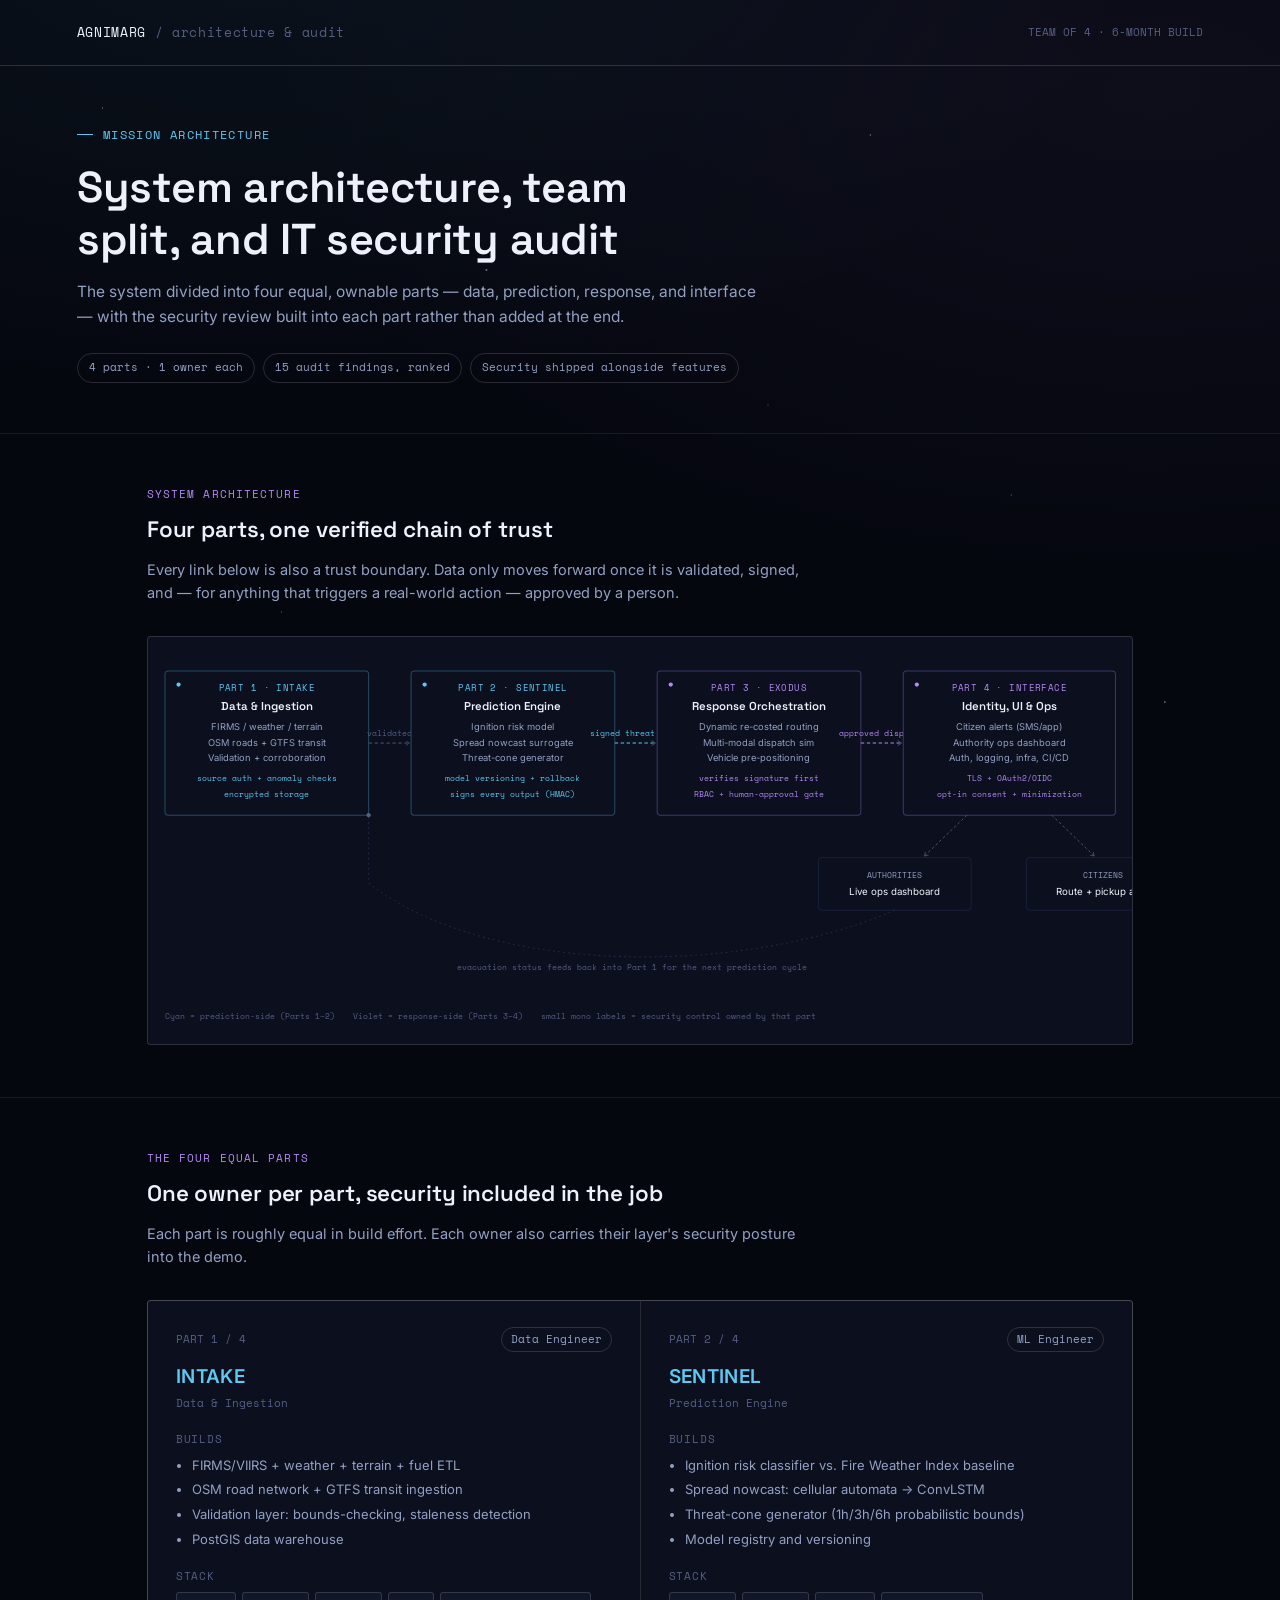
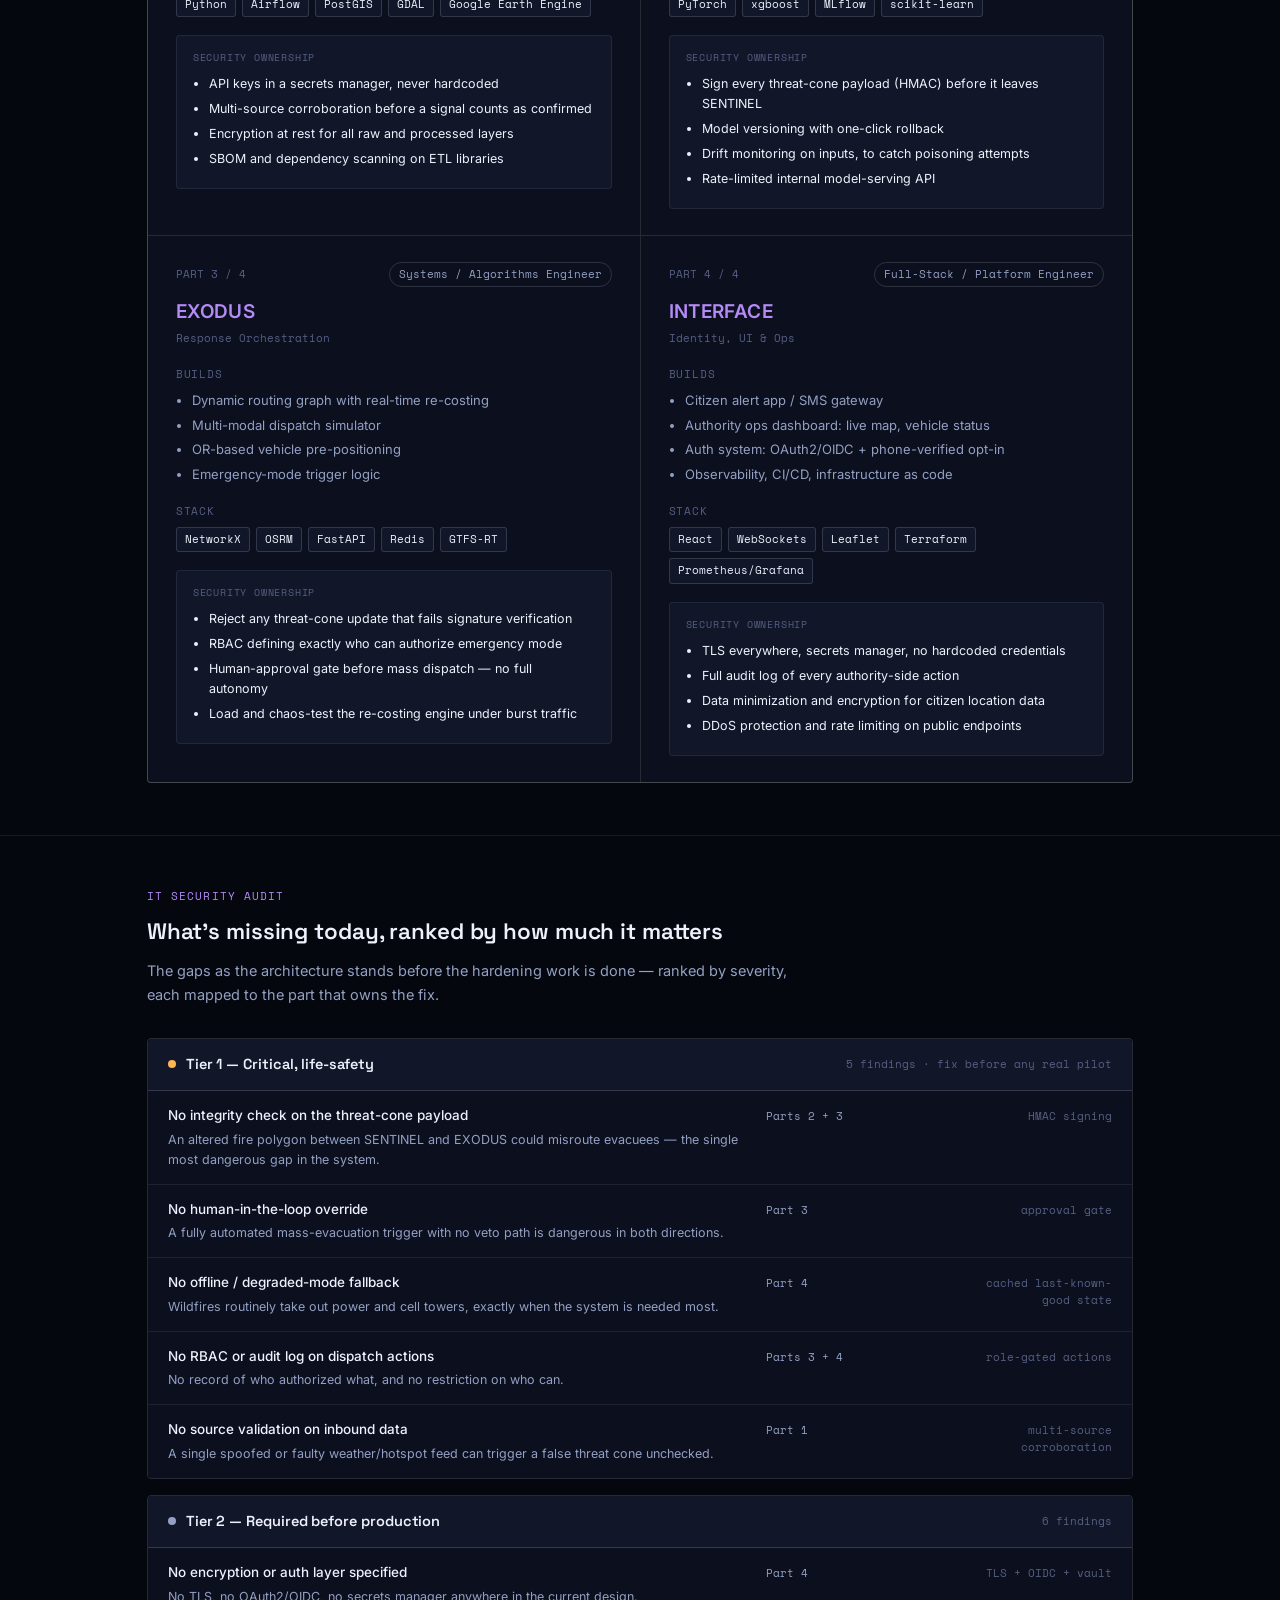
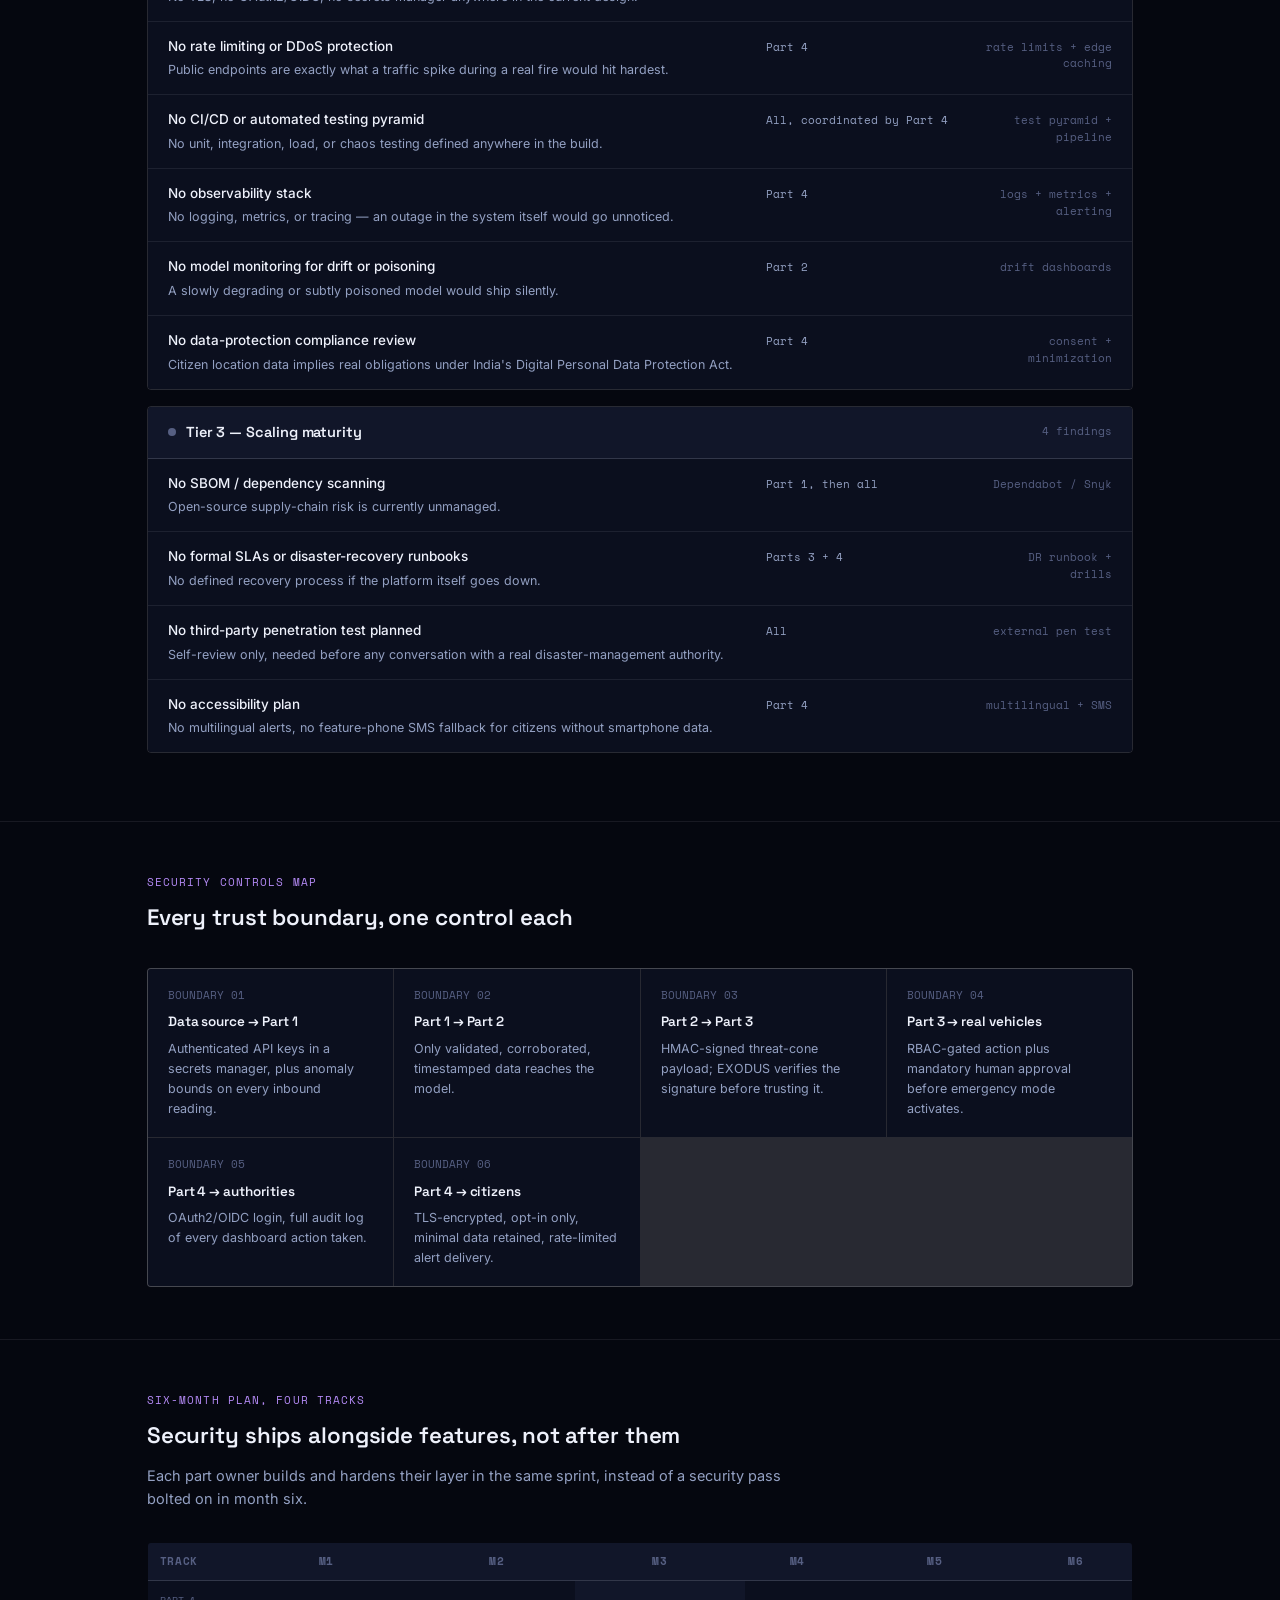
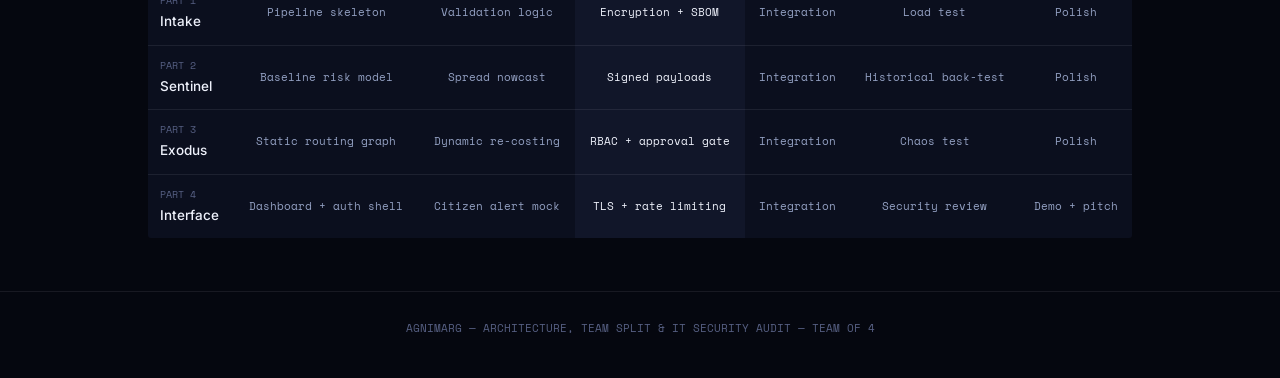
<file: agnimarg-architecture-audit-space.html>
<!DOCTYPE html>
<html lang="en">
<head>
<meta charset="UTF-8">
<meta name="viewport" content="width=device-width, initial-scale=1.0">
<title>AGNIMARG — Architecture, Team Split &amp; IT Security Audit</title>
<link rel="preconnect" href="https://fonts.googleapis.com">
<link rel="preconnect" href="https://fonts.gstatic.com" crossorigin>
<link href="https://fonts.googleapis.com/css2?family=Space+Grotesk:wght@400;500;600;700&family=Space+Mono:wght@400;700&family=Inter:wght@400;500;600&display=swap" rel="stylesheet">
<style>
:root{
  --bg:#05070f;
  --panel:#0b0f1e;
  --panel-hi:#111629;
  --cyan:#5ec8f0;
  --cyan-dim:#264a63;
  --violet:#b48af5;
  --violet-dim:#3f3768;
  --amber:#ffb454;
  --text-hi:#eef1fb;
  --text-lo:#93a0c2;
  --text-lo2:#565f82;
  --line: rgba(238,241,251,0.08);
  --line-2: rgba(238,241,251,0.15);
  --radius:4px;
}
*{box-sizing:border-box;}
body{
  margin:0; background:var(--bg); color:var(--text-hi);
  font-family:'Inter',sans-serif; line-height:1.6; -webkit-font-smoothing:antialiased; font-size:15px;
  background-image:
    radial-gradient(1px 1px at 8% 12%, rgba(238,241,251,0.55), transparent),
    radial-gradient(1px 1px at 22% 68%, rgba(238,241,251,0.4), transparent),
    radial-gradient(1.4px 1.4px at 38% 30%, rgba(238,241,251,0.65), transparent),
    radial-gradient(1px 1px at 52% 82%, rgba(238,241,251,0.35), transparent),
    radial-gradient(1.2px 1.2px at 68% 15%, rgba(238,241,251,0.5), transparent),
    radial-gradient(1px 1px at 79% 55%, rgba(238,241,251,0.4), transparent),
    radial-gradient(1.4px 1.4px at 91% 78%, rgba(238,241,251,0.55), transparent),
    radial-gradient(1px 1px at 12% 92%, rgba(238,241,251,0.3), transparent),
    radial-gradient(1px 1px at 60% 45%, rgba(238,241,251,0.3), transparent),
    radial-gradient(ellipse 900px 500px at 20% -10%, rgba(94,200,240,0.06), transparent),
    radial-gradient(ellipse 900px 500px at 90% 10%, rgba(180,138,245,0.05), transparent);
  background-repeat:no-repeat, no-repeat, no-repeat, no-repeat, no-repeat, no-repeat, no-repeat, no-repeat, no-repeat, no-repeat, no-repeat;
  background-attachment:fixed;
}
::selection{background:var(--cyan); color:#05070f;}
h1,h2,h3,h4{margin:0; font-family:'Space Grotesk',sans-serif; font-weight:600; letter-spacing:-0.005em; color:var(--text-hi);}
.mono{font-family:'Space Mono',monospace;}
a{color:var(--cyan);}
p{color:var(--text-lo); margin:0;}

/* ---------- header ---------- */
.topbar{border-bottom:1px solid var(--line-2); padding:22px 6vw;}
.topbar-inner{max-width:1140px; margin:0 auto; display:flex; align-items:center; justify-content:space-between; flex-wrap:wrap; gap:10px;}
.brand{font-family:'Space Mono',monospace; font-size:13px; letter-spacing:0.05em; color:var(--text-hi);}
.brand span{color:var(--text-lo2);}
.meta{font-family:'Space Mono',monospace; font-size:11px; color:var(--text-lo2);}

.hero{padding:60px 6vw 50px; border-bottom:1px solid var(--line);}
.hero-inner{max-width:1140px; margin:0 auto;}
.hero .kicker{font-family:'Space Mono',monospace; font-size:11.5px; color:var(--cyan); letter-spacing:0.12em; text-transform:uppercase; display:flex; align-items:center; gap:10px; margin-bottom:18px;}
.hero .kicker::before{content:''; width:16px; height:1px; background:var(--cyan);}
.hero h1{font-size:clamp(1.9rem,3.8vw,2.7rem); max-width:22ch; line-height:1.2;}
.hero p{margin-top:14px; font-size:15.5px; max-width:68ch;}
.hero-tags{display:flex; gap:8px; flex-wrap:wrap; margin-top:24px;}
.htag{font-family:'Space Mono',monospace; font-size:11px; color:var(--text-lo); border:1px solid var(--line-2); padding:5px 11px; border-radius:20px;}

section.wrap{max-width:1140px; margin:0 auto; padding:52px 6vw;}
.section-head{margin-bottom:32px; max-width:74ch;}
.section-head .eyebrow{font-family:'Space Mono',monospace; font-size:11px; color:var(--violet); text-transform:uppercase; letter-spacing:0.1em; margin-bottom:8px; display:block;}
.section-head h2{font-size:1.4rem;}
.section-head p{margin-top:10px; font-size:14.5px;}
.divider{border:none; border-top:1px solid var(--line); margin:0;}

/* ---------- architecture diagram ---------- */
.arch{width:100%; overflow-x:auto; border:1px solid var(--line-2); border-radius:var(--radius); background:var(--panel);}
.arch svg{display:block; margin:0 auto; min-width:980px;}

/* ---------- quadrants ---------- */
.quadrants{display:grid; grid-template-columns:1fr 1fr; gap:1px; background:var(--line-2); border:1px solid var(--line-2); border-radius:var(--radius); overflow:hidden;}
.qpart{background:var(--panel); padding:26px 28px;}
.qtop{display:flex; justify-content:space-between; align-items:center;}
.qnum{font-family:'Space Mono',monospace; font-size:11px; color:var(--text-lo2);}
.qowner{font-family:'Space Mono',monospace; font-size:10.5px; color:var(--text-lo); border:1px solid var(--line-2); padding:3px 9px; border-radius:20px;}
.qname{font-size:19px; font-weight:600; margin-top:10px; letter-spacing:0.02em;}
.qpart.p1 .qname, .qpart.p2 .qname{color:var(--cyan);}
.qpart.p3 .qname, .qpart.p4 .qname{color:var(--violet);}
.qsub{font-family:'Space Mono',monospace; font-size:11px; color:var(--text-lo2); margin-top:3px;}
.qf{margin-top:18px;}
.fl{font-family:'Space Mono',monospace; font-size:10.5px; text-transform:uppercase; letter-spacing:0.08em; color:var(--text-lo2); display:block; margin-bottom:7px;}
.qf ul{margin:0; padding-left:16px; font-size:13px; color:var(--text-lo);}
.qf li{margin-bottom:4px;}
.tags{display:flex; flex-wrap:wrap; gap:6px;}
.tags span{font-family:'Space Mono',monospace; font-size:11px; color:var(--text-hi); background:var(--panel-hi); border:1px solid var(--line-2); padding:3px 8px; border-radius:3px;}
.sec-box{margin-top:18px; padding:14px 16px; background:var(--panel-hi); border:1px solid var(--line); border-radius:var(--radius);}
.sec-box .sbl{font-family:'Space Mono',monospace; font-size:10px; text-transform:uppercase; letter-spacing:0.08em; color:var(--text-lo2); margin-bottom:8px; display:block;}
.sec-box ul{margin:0; padding-left:16px; font-size:12.5px; color:var(--text-hi);}
.sec-box li{margin-bottom:5px;}
@media (max-width:820px){.quadrants{grid-template-columns:1fr;}}

/* ---------- audit ---------- */
.tier-block{border:1px solid var(--line-2); border-radius:var(--radius); margin-bottom:16px; overflow:hidden;}
.tier-head{display:flex; align-items:center; gap:10px; padding:14px 20px; background:var(--panel-hi); border-bottom:1px solid var(--line-2);}
.tier-dot{width:8px; height:8px; border-radius:50%; flex-shrink:0;}
.tier-dot.crit{background:var(--amber);}
.tier-dot.req{background:var(--text-lo);}
.tier-dot.scale{background:var(--text-lo2);}
.tier-head h3{font-size:14.5px;}
.tier-head .tcount{font-family:'Space Mono',monospace; font-size:11px; color:var(--text-lo2); margin-left:auto;}
.audit-row{display:grid; grid-template-columns:1fr 200px 130px; gap:16px; padding:14px 20px; border-bottom:1px solid var(--line); align-items:baseline; background:var(--panel);}
.audit-row:last-child{border-bottom:none;}
.audit-row .an{font-size:13.5px; color:var(--text-hi); font-weight:500;}
.audit-row .ad{font-size:12.5px; color:var(--text-lo); margin-top:3px;}
.audit-row .ao{font-family:'Space Mono',monospace; font-size:11px; color:var(--text-lo);}
.audit-row .afix{font-family:'Space Mono',monospace; font-size:10.5px; color:var(--text-lo2); text-align:right;}
@media (max-width:760px){.audit-row{grid-template-columns:1fr;} .audit-row .afix{text-align:left;}}

/* ---------- controls map ---------- */
.controls-map{display:grid; grid-template-columns:repeat(auto-fit,minmax(220px,1fr)); gap:1px; background:var(--line-2); border:1px solid var(--line-2); border-radius:var(--radius); overflow:hidden;}
.ctrl{background:var(--panel); padding:18px 20px;}
.ctrl .cb{font-family:'Space Mono',monospace; font-size:10.5px; color:var(--text-lo2);}
.ctrl h4{font-size:13.5px; margin-top:8px;}
.ctrl p{font-size:12.5px; margin-top:6px;}

/* ---------- plan table ---------- */
.plan-table{width:100%; border-collapse:collapse; border:1px solid var(--line-2); border-radius:var(--radius); overflow:hidden;}
.plan-table th{font-family:'Space Mono',monospace; font-size:10.5px; text-transform:uppercase; letter-spacing:0.06em; color:var(--text-lo2); background:var(--panel-hi); padding:10px 12px; text-align:center; border-bottom:1px solid var(--line-2);}
.plan-table th:first-child{text-align:left;}
.plan-table td{padding:12px; text-align:center; font-family:'Space Mono',monospace; font-size:11px; color:var(--text-lo); border-bottom:1px solid var(--line); background:var(--panel);}
.plan-table td.tname{text-align:left; color:var(--text-hi); font-family:'Inter',sans-serif; font-size:13.5px; font-weight:500;}
.plan-table td.tname .ptag{display:block; font-family:'Space Mono',monospace; font-size:10px; color:var(--text-lo2); margin-bottom:2px;}
.plan-table td.sec{color:var(--text-hi); background:var(--panel-hi);}
.plan-table tr:last-child td{border-bottom:none;}

footer{text-align:center; padding:28px 20px 40px; color:var(--text-lo2); font-family:'Space Mono',monospace; font-size:11px; border-top:1px solid var(--line);}
@media (max-width:640px){
  .hero{padding:46px 5vw 36px;}
  section.wrap{padding:40px 5vw;}
  .plan-table{font-size:10px;}
}
</style>
</head>
<body>

<div class="topbar">
  <div class="topbar-inner">
    <div class="brand">AGNIMARG <span>/ architecture &amp; audit</span></div>
    <div class="meta">TEAM OF 4 &#183; 6-MONTH BUILD</div>
  </div>
</div>

<div class="hero">
  <div class="hero-inner">
    <div class="kicker">Mission architecture</div>
    <h1>System architecture, team split, and IT security audit</h1>
    <p>The system divided into four equal, ownable parts — data, prediction, response, and interface — with the security review built into each part rather than added at the end.</p>
    <div class="hero-tags">
      <span class="htag">4 parts &#183; 1 owner each</span>
      <span class="htag">15 audit findings, ranked</span>
      <span class="htag">Security shipped alongside features</span>
    </div>
  </div>
</div>

<section class="wrap" id="architecture">
  <div class="section-head">
    <span class="eyebrow">System Architecture</span>
    <h2>Four parts, one verified chain of trust</h2>
    <p>Every link below is also a trust boundary. Data only moves forward once it is validated, signed, and — for anything that triggers a real-world action — approved by a person.</p>
  </div>
  <div class="arch">
    <svg viewBox="0 0 1160 480" xmlns="http://www.w3.org/2000/svg">
      <defs>
        <marker id="ah" viewBox="0 0 10 10" refX="8" refY="5" markerWidth="6" markerHeight="6" orient="auto-start-reverse">
          <path d="M2 1L8 5L2 9" fill="none" stroke="#565f82" stroke-width="1.3" stroke-linecap="round" stroke-linejoin="round"/>
        </marker>
      </defs>

      <rect x="20" y="40" width="240" height="170" rx="4" fill="#0b0f1e" stroke="#264a63" stroke-width="1.2"/>
      <circle cx="36" cy="56" r="2.5" fill="#5ec8f0"/>
      <text x="140" y="64" text-anchor="middle" fill="#5ec8f0" font-family="Space Mono" font-size="10.5" letter-spacing="0.5">PART 1 &#183; INTAKE</text>
      <text x="140" y="86" text-anchor="middle" fill="#eef1fb" font-family="Space Grotesk" font-size="13.5" font-weight="600">Data &amp; Ingestion</text>
      <text x="140" y="110" text-anchor="middle" fill="#93a0c2" font-family="Inter" font-size="11">FIRMS / weather / terrain</text>
      <text x="140" y="128" text-anchor="middle" fill="#93a0c2" font-family="Inter" font-size="11">OSM roads + GTFS transit</text>
      <text x="140" y="146" text-anchor="middle" fill="#93a0c2" font-family="Inter" font-size="11">Validation + corroboration</text>
      <text x="140" y="170" text-anchor="middle" fill="#5ec8f0" font-family="Space Mono" font-size="9.5">source auth + anomaly checks</text>
      <text x="140" y="188" text-anchor="middle" fill="#5ec8f0" font-family="Space Mono" font-size="9.5">encrypted storage</text>

      <line x1="260" y1="125" x2="308" y2="125" stroke="#565f82" stroke-width="1" stroke-dasharray="4 3" marker-end="url(#ah)"/>
      <text x="284" y="117" text-anchor="middle" fill="#565f82" font-family="Space Mono" font-size="9">validated</text>

      <rect x="310" y="40" width="240" height="170" rx="4" fill="#0b0f1e" stroke="#264a63" stroke-width="1.2"/>
      <circle cx="326" cy="56" r="2.5" fill="#5ec8f0"/>
      <text x="430" y="64" text-anchor="middle" fill="#5ec8f0" font-family="Space Mono" font-size="10.5" letter-spacing="0.5">PART 2 &#183; SENTINEL</text>
      <text x="430" y="86" text-anchor="middle" fill="#eef1fb" font-family="Space Grotesk" font-size="13.5" font-weight="600">Prediction Engine</text>
      <text x="430" y="110" text-anchor="middle" fill="#93a0c2" font-family="Inter" font-size="11">Ignition risk model</text>
      <text x="430" y="128" text-anchor="middle" fill="#93a0c2" font-family="Inter" font-size="11">Spread nowcast surrogate</text>
      <text x="430" y="146" text-anchor="middle" fill="#93a0c2" font-family="Inter" font-size="11">Threat-cone generator</text>
      <text x="430" y="170" text-anchor="middle" fill="#5ec8f0" font-family="Space Mono" font-size="9.5">model versioning + rollback</text>
      <text x="430" y="188" text-anchor="middle" fill="#5ec8f0" font-family="Space Mono" font-size="9.5">signs every output (HMAC)</text>

      <line x1="550" y1="125" x2="598" y2="125" stroke="#5ec8f0" stroke-width="1.2" stroke-dasharray="4 3" marker-end="url(#ah)"/>
      <text x="574" y="117" text-anchor="middle" fill="#5ec8f0" font-family="Space Mono" font-size="9">signed threat cone</text>

      <rect x="600" y="40" width="240" height="170" rx="4" fill="#0b0f1e" stroke="#3f3768" stroke-width="1.2"/>
      <circle cx="616" cy="56" r="2.5" fill="#b48af5"/>
      <text x="720" y="64" text-anchor="middle" fill="#b48af5" font-family="Space Mono" font-size="10.5" letter-spacing="0.5">PART 3 &#183; EXODUS</text>
      <text x="720" y="86" text-anchor="middle" fill="#eef1fb" font-family="Space Grotesk" font-size="13.5" font-weight="600">Response Orchestration</text>
      <text x="720" y="110" text-anchor="middle" fill="#93a0c2" font-family="Inter" font-size="11">Dynamic re-costed routing</text>
      <text x="720" y="128" text-anchor="middle" fill="#93a0c2" font-family="Inter" font-size="11">Multi-modal dispatch sim</text>
      <text x="720" y="146" text-anchor="middle" fill="#93a0c2" font-family="Inter" font-size="11">Vehicle pre-positioning</text>
      <text x="720" y="170" text-anchor="middle" fill="#b48af5" font-family="Space Mono" font-size="9.5">verifies signature first</text>
      <text x="720" y="188" text-anchor="middle" fill="#b48af5" font-family="Space Mono" font-size="9.5">RBAC + human-approval gate</text>

      <line x1="840" y1="125" x2="888" y2="125" stroke="#b48af5" stroke-width="1.2" stroke-dasharray="4 3" marker-end="url(#ah)"/>
      <text x="864" y="117" text-anchor="middle" fill="#b48af5" font-family="Space Mono" font-size="9">approved dispatch</text>

      <rect x="890" y="40" width="250" height="170" rx="4" fill="#0b0f1e" stroke="#3f3768" stroke-width="1.2"/>
      <circle cx="906" cy="56" r="2.5" fill="#b48af5"/>
      <text x="1015" y="64" text-anchor="middle" fill="#b48af5" font-family="Space Mono" font-size="10.5" letter-spacing="0.5">PART 4 &#183; INTERFACE</text>
      <text x="1015" y="86" text-anchor="middle" fill="#eef1fb" font-family="Space Grotesk" font-size="13.5" font-weight="600">Identity, UI &amp; Ops</text>
      <text x="1015" y="110" text-anchor="middle" fill="#93a0c2" font-family="Inter" font-size="11">Citizen alerts (SMS/app)</text>
      <text x="1015" y="128" text-anchor="middle" fill="#93a0c2" font-family="Inter" font-size="11">Authority ops dashboard</text>
      <text x="1015" y="146" text-anchor="middle" fill="#93a0c2" font-family="Inter" font-size="11">Auth, logging, infra, CI/CD</text>
      <text x="1015" y="170" text-anchor="middle" fill="#b48af5" font-family="Space Mono" font-size="9.5">TLS + OAuth2/OIDC</text>
      <text x="1015" y="188" text-anchor="middle" fill="#b48af5" font-family="Space Mono" font-size="9.5">opt-in consent + minimization</text>

      <line x1="965" y1="210" x2="915" y2="258" stroke="#565f82" stroke-width="1" stroke-dasharray="3 3" marker-end="url(#ah)"/>
      <line x1="1065" y1="210" x2="1115" y2="258" stroke="#565f82" stroke-width="1" stroke-dasharray="3 3" marker-end="url(#ah)"/>

      <rect x="790" y="260" width="180" height="62" rx="4" fill="#0b0f1e" stroke="#1c2340" stroke-width="1"/>
      <text x="880" y="284" text-anchor="middle" fill="#93a0c2" font-family="Space Mono" font-size="10">AUTHORITIES</text>
      <text x="880" y="304" text-anchor="middle" fill="#eef1fb" font-family="Inter" font-size="11.5">Live ops dashboard</text>

      <rect x="1035" y="260" width="180" height="62" rx="4" fill="#0b0f1e" stroke="#1c2340" stroke-width="1"/>
      <text x="1125" y="284" text-anchor="middle" fill="#93a0c2" font-family="Space Mono" font-size="10">CITIZENS</text>
      <text x="1125" y="304" text-anchor="middle" fill="#eef1fb" font-family="Inter" font-size="11.5">Route + pickup alert</text>

      <path d="M880 322 C 700 400, 400 400, 260 290 L 260 210" stroke="#2a3155" stroke-width="1" fill="none" stroke-dasharray="2 4"/>
      <circle cx="260" cy="210" r="2.5" fill="#565f82"/>
      <text x="570" y="392" text-anchor="middle" fill="#565f82" font-family="Space Mono" font-size="9.5">evacuation status feeds back into Part 1 for the next prediction cycle</text>

      <text x="20" y="450" fill="#565f82" font-family="Space Mono" font-size="10">Cyan = prediction-side (Parts 1&#8211;2) &#8194;&#8194; Violet = response-side (Parts 3&#8211;4) &#8194;&#8194; small mono labels = security control owned by that part</text>
    </svg>
  </div>
</section>

<hr class="divider">

<section class="wrap" id="quadrants">
  <div class="section-head">
    <span class="eyebrow">The Four Equal Parts</span>
    <h2>One owner per part, security included in the job</h2>
    <p>Each part is roughly equal in build effort. Each owner also carries their layer's security posture into the demo.</p>
  </div>
  <div class="quadrants">

    <div class="qpart p1">
      <div class="qtop"><span class="qnum">PART 1 / 4</span><span class="qowner">Data Engineer</span></div>
      <div class="qname">INTAKE</div>
      <div class="qsub">Data &amp; Ingestion</div>
      <div class="qf"><span class="fl">Builds</span><ul>
        <li>FIRMS/VIIRS + weather + terrain + fuel ETL</li>
        <li>OSM road network + GTFS transit ingestion</li>
        <li>Validation layer: bounds-checking, staleness detection</li>
        <li>PostGIS data warehouse</li>
      </ul></div>
      <div class="qf"><span class="fl">Stack</span><div class="tags"><span>Python</span><span>Airflow</span><span>PostGIS</span><span>GDAL</span><span>Google Earth Engine</span></div></div>
      <div class="sec-box"><span class="sbl">Security ownership</span><ul>
        <li>API keys in a secrets manager, never hardcoded</li>
        <li>Multi-source corroboration before a signal counts as confirmed</li>
        <li>Encryption at rest for all raw and processed layers</li>
        <li>SBOM and dependency scanning on ETL libraries</li>
      </ul></div>
    </div>

    <div class="qpart p2">
      <div class="qtop"><span class="qnum">PART 2 / 4</span><span class="qowner">ML Engineer</span></div>
      <div class="qname">SENTINEL</div>
      <div class="qsub">Prediction Engine</div>
      <div class="qf"><span class="fl">Builds</span><ul>
        <li>Ignition risk classifier vs. Fire Weather Index baseline</li>
        <li>Spread nowcast: cellular automata &#8594; ConvLSTM</li>
        <li>Threat-cone generator (1h/3h/6h probabilistic bounds)</li>
        <li>Model registry and versioning</li>
      </ul></div>
      <div class="qf"><span class="fl">Stack</span><div class="tags"><span>PyTorch</span><span>xgboost</span><span>MLflow</span><span>scikit-learn</span></div></div>
      <div class="sec-box"><span class="sbl">Security ownership</span><ul>
        <li>Sign every threat-cone payload (HMAC) before it leaves SENTINEL</li>
        <li>Model versioning with one-click rollback</li>
        <li>Drift monitoring on inputs, to catch poisoning attempts</li>
        <li>Rate-limited internal model-serving API</li>
      </ul></div>
    </div>

    <div class="qpart p3">
      <div class="qtop"><span class="qnum">PART 3 / 4</span><span class="qowner">Systems / Algorithms Engineer</span></div>
      <div class="qname">EXODUS</div>
      <div class="qsub">Response Orchestration</div>
      <div class="qf"><span class="fl">Builds</span><ul>
        <li>Dynamic routing graph with real-time re-costing</li>
        <li>Multi-modal dispatch simulator</li>
        <li>OR-based vehicle pre-positioning</li>
        <li>Emergency-mode trigger logic</li>
      </ul></div>
      <div class="qf"><span class="fl">Stack</span><div class="tags"><span>NetworkX</span><span>OSRM</span><span>FastAPI</span><span>Redis</span><span>GTFS-RT</span></div></div>
      <div class="sec-box"><span class="sbl">Security ownership</span><ul>
        <li>Reject any threat-cone update that fails signature verification</li>
        <li>RBAC defining exactly who can authorize emergency mode</li>
        <li>Human-approval gate before mass dispatch — no full autonomy</li>
        <li>Load and chaos-test the re-costing engine under burst traffic</li>
      </ul></div>
    </div>

    <div class="qpart p4">
      <div class="qtop"><span class="qnum">PART 4 / 4</span><span class="qowner">Full-Stack / Platform Engineer</span></div>
      <div class="qname">INTERFACE</div>
      <div class="qsub">Identity, UI &amp; Ops</div>
      <div class="qf"><span class="fl">Builds</span><ul>
        <li>Citizen alert app / SMS gateway</li>
        <li>Authority ops dashboard: live map, vehicle status</li>
        <li>Auth system: OAuth2/OIDC + phone-verified opt-in</li>
        <li>Observability, CI/CD, infrastructure as code</li>
      </ul></div>
      <div class="qf"><span class="fl">Stack</span><div class="tags"><span>React</span><span>WebSockets</span><span>Leaflet</span><span>Terraform</span><span>Prometheus/Grafana</span></div></div>
      <div class="sec-box"><span class="sbl">Security ownership</span><ul>
        <li>TLS everywhere, secrets manager, no hardcoded credentials</li>
        <li>Full audit log of every authority-side action</li>
        <li>Data minimization and encryption for citizen location data</li>
        <li>DDoS protection and rate limiting on public endpoints</li>
      </ul></div>
    </div>

  </div>
</section>

<hr class="divider">

<section class="wrap" id="audit">
  <div class="section-head">
    <span class="eyebrow">IT Security Audit</span>
    <h2>What's missing today, ranked by how much it matters</h2>
    <p>The gaps as the architecture stands before the hardening work is done — ranked by severity, each mapped to the part that owns the fix.</p>
  </div>

  <div class="tier-block">
    <div class="tier-head"><span class="tier-dot crit"></span><h3>Tier 1 — Critical, life-safety</h3><span class="tcount">5 findings &#183; fix before any real pilot</span></div>
    <div class="audit-row"><div><div class="an">No integrity check on the threat-cone payload</div><div class="ad">An altered fire polygon between SENTINEL and EXODUS could misroute evacuees — the single most dangerous gap in the system.</div></div><div class="ao">Parts 2 + 3</div><div class="afix">HMAC signing</div></div>
    <div class="audit-row"><div><div class="an">No human-in-the-loop override</div><div class="ad">A fully automated mass-evacuation trigger with no veto path is dangerous in both directions.</div></div><div class="ao">Part 3</div><div class="afix">approval gate</div></div>
    <div class="audit-row"><div><div class="an">No offline / degraded-mode fallback</div><div class="ad">Wildfires routinely take out power and cell towers, exactly when the system is needed most.</div></div><div class="ao">Part 4</div><div class="afix">cached last-known-good state</div></div>
    <div class="audit-row"><div><div class="an">No RBAC or audit log on dispatch actions</div><div class="ad">No record of who authorized what, and no restriction on who can.</div></div><div class="ao">Parts 3 + 4</div><div class="afix">role-gated actions</div></div>
    <div class="audit-row"><div><div class="an">No source validation on inbound data</div><div class="ad">A single spoofed or faulty weather/hotspot feed can trigger a false threat cone unchecked.</div></div><div class="ao">Part 1</div><div class="afix">multi-source corroboration</div></div>
  </div>

  <div class="tier-block">
    <div class="tier-head"><span class="tier-dot req"></span><h3>Tier 2 — Required before production</h3><span class="tcount">6 findings</span></div>
    <div class="audit-row"><div><div class="an">No encryption or auth layer specified</div><div class="ad">No TLS, no OAuth2/OIDC, no secrets manager anywhere in the current design.</div></div><div class="ao">Part 4</div><div class="afix">TLS + OIDC + vault</div></div>
    <div class="audit-row"><div><div class="an">No rate limiting or DDoS protection</div><div class="ad">Public endpoints are exactly what a traffic spike during a real fire would hit hardest.</div></div><div class="ao">Part 4</div><div class="afix">rate limits + edge caching</div></div>
    <div class="audit-row"><div><div class="an">No CI/CD or automated testing pyramid</div><div class="ad">No unit, integration, load, or chaos testing defined anywhere in the build.</div></div><div class="ao">All, coordinated by Part 4</div><div class="afix">test pyramid + pipeline</div></div>
    <div class="audit-row"><div><div class="an">No observability stack</div><div class="ad">No logging, metrics, or tracing — an outage in the system itself would go unnoticed.</div></div><div class="ao">Part 4</div><div class="afix">logs + metrics + alerting</div></div>
    <div class="audit-row"><div><div class="an">No model monitoring for drift or poisoning</div><div class="ad">A slowly degrading or subtly poisoned model would ship silently.</div></div><div class="ao">Part 2</div><div class="afix">drift dashboards</div></div>
    <div class="audit-row"><div><div class="an">No data-protection compliance review</div><div class="ad">Citizen location data implies real obligations under India's Digital Personal Data Protection Act.</div></div><div class="ao">Part 4</div><div class="afix">consent + minimization</div></div>
  </div>

  <div class="tier-block">
    <div class="tier-head"><span class="tier-dot scale"></span><h3>Tier 3 — Scaling maturity</h3><span class="tcount">4 findings</span></div>
    <div class="audit-row"><div><div class="an">No SBOM / dependency scanning</div><div class="ad">Open-source supply-chain risk is currently unmanaged.</div></div><div class="ao">Part 1, then all</div><div class="afix">Dependabot / Snyk</div></div>
    <div class="audit-row"><div><div class="an">No formal SLAs or disaster-recovery runbooks</div><div class="ad">No defined recovery process if the platform itself goes down.</div></div><div class="ao">Parts 3 + 4</div><div class="afix">DR runbook + drills</div></div>
    <div class="audit-row"><div><div class="an">No third-party penetration test planned</div><div class="ad">Self-review only, needed before any conversation with a real disaster-management authority.</div></div><div class="ao">All</div><div class="afix">external pen test</div></div>
    <div class="audit-row"><div><div class="an">No accessibility plan</div><div class="ad">No multilingual alerts, no feature-phone SMS fallback for citizens without smartphone data.</div></div><div class="ao">Part 4</div><div class="afix">multilingual + SMS</div></div>
  </div>
</section>

<hr class="divider">

<section class="wrap" id="controls">
  <div class="section-head">
    <span class="eyebrow">Security Controls Map</span>
    <h2>Every trust boundary, one control each</h2>
  </div>
  <div class="controls-map">
    <div class="ctrl"><div class="cb">BOUNDARY 01</div><h4>Data source &#8594; Part 1</h4><p>Authenticated API keys in a secrets manager, plus anomaly bounds on every inbound reading.</p></div>
    <div class="ctrl"><div class="cb">BOUNDARY 02</div><h4>Part 1 &#8594; Part 2</h4><p>Only validated, corroborated, timestamped data reaches the model.</p></div>
    <div class="ctrl"><div class="cb">BOUNDARY 03</div><h4>Part 2 &#8594; Part 3</h4><p>HMAC-signed threat-cone payload; EXODUS verifies the signature before trusting it.</p></div>
    <div class="ctrl"><div class="cb">BOUNDARY 04</div><h4>Part 3 &#8594; real vehicles</h4><p>RBAC-gated action plus mandatory human approval before emergency mode activates.</p></div>
    <div class="ctrl"><div class="cb">BOUNDARY 05</div><h4>Part 4 &#8594; authorities</h4><p>OAuth2/OIDC login, full audit log of every dashboard action taken.</p></div>
    <div class="ctrl"><div class="cb">BOUNDARY 06</div><h4>Part 4 &#8594; citizens</h4><p>TLS-encrypted, opt-in only, minimal data retained, rate-limited alert delivery.</p></div>
  </div>
</section>

<hr class="divider">

<section class="wrap" id="plan">
  <div class="section-head">
    <span class="eyebrow">Six-Month Plan, Four Tracks</span>
    <h2>Security ships alongside features, not after them</h2>
    <p>Each part owner builds and hardens their layer in the same sprint, instead of a security pass bolted on in month six.</p>
  </div>
  <table class="plan-table">
    <thead><tr><th>Track</th><th>M1</th><th>M2</th><th>M3</th><th>M4</th><th>M5</th><th>M6</th></tr></thead>
    <tbody>
      <tr>
        <td class="tname"><span class="ptag">PART 1</span>Intake</td>
        <td>Pipeline skeleton</td><td>Validation logic</td><td class="sec">Encryption + SBOM</td><td>Integration</td><td>Load test</td><td>Polish</td>
      </tr>
      <tr>
        <td class="tname"><span class="ptag">PART 2</span>Sentinel</td>
        <td>Baseline risk model</td><td>Spread nowcast</td><td class="sec">Signed payloads</td><td>Integration</td><td>Historical back-test</td><td>Polish</td>
      </tr>
      <tr>
        <td class="tname"><span class="ptag">PART 3</span>Exodus</td>
        <td>Static routing graph</td><td>Dynamic re-costing</td><td class="sec">RBAC + approval gate</td><td>Integration</td><td>Chaos test</td><td>Polish</td>
      </tr>
      <tr>
        <td class="tname"><span class="ptag">PART 4</span>Interface</td>
        <td>Dashboard + auth shell</td><td>Citizen alert mock</td><td class="sec">TLS + rate limiting</td><td>Integration</td><td>Security review</td><td>Demo + pitch</td>
      </tr>
    </tbody>
  </table>
</section>

<footer>AGNIMARG — ARCHITECTURE, TEAM SPLIT &amp; IT SECURITY AUDIT — TEAM OF 4</footer>

</body>
</html>
</file>
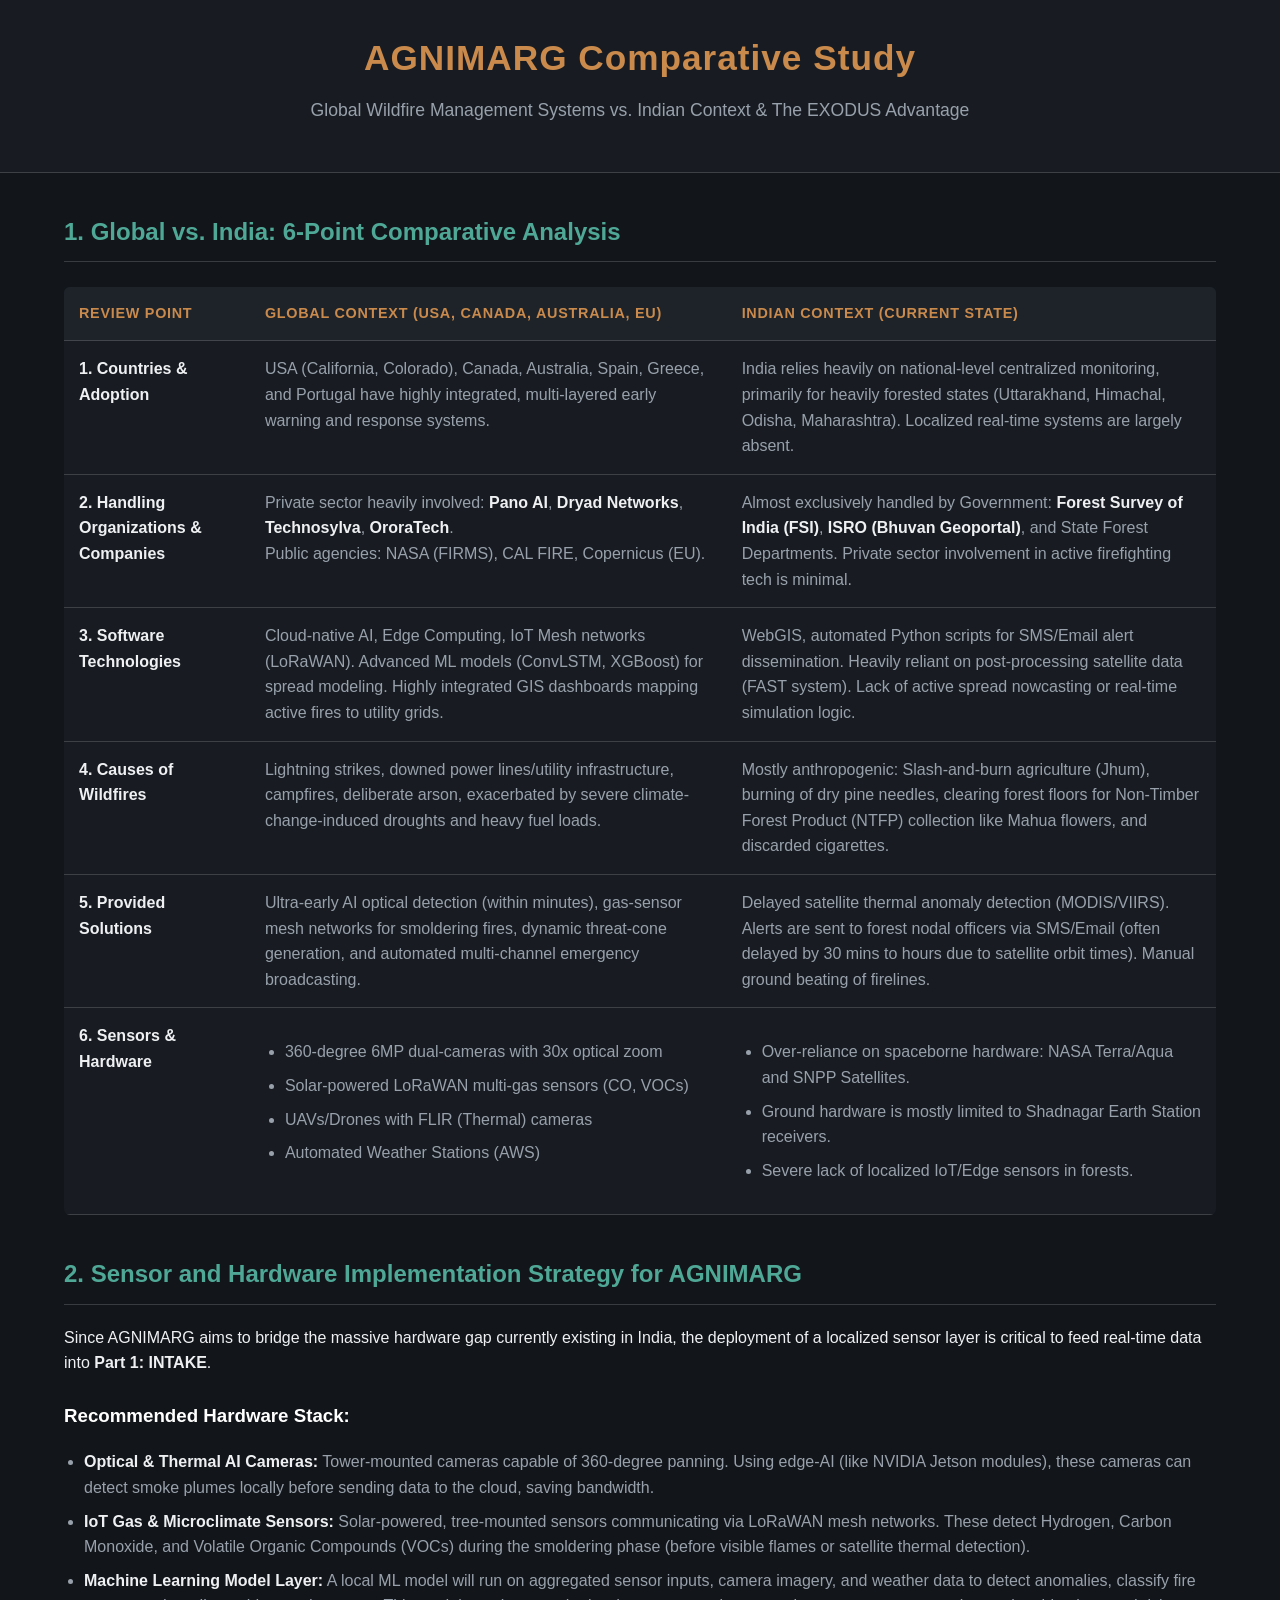
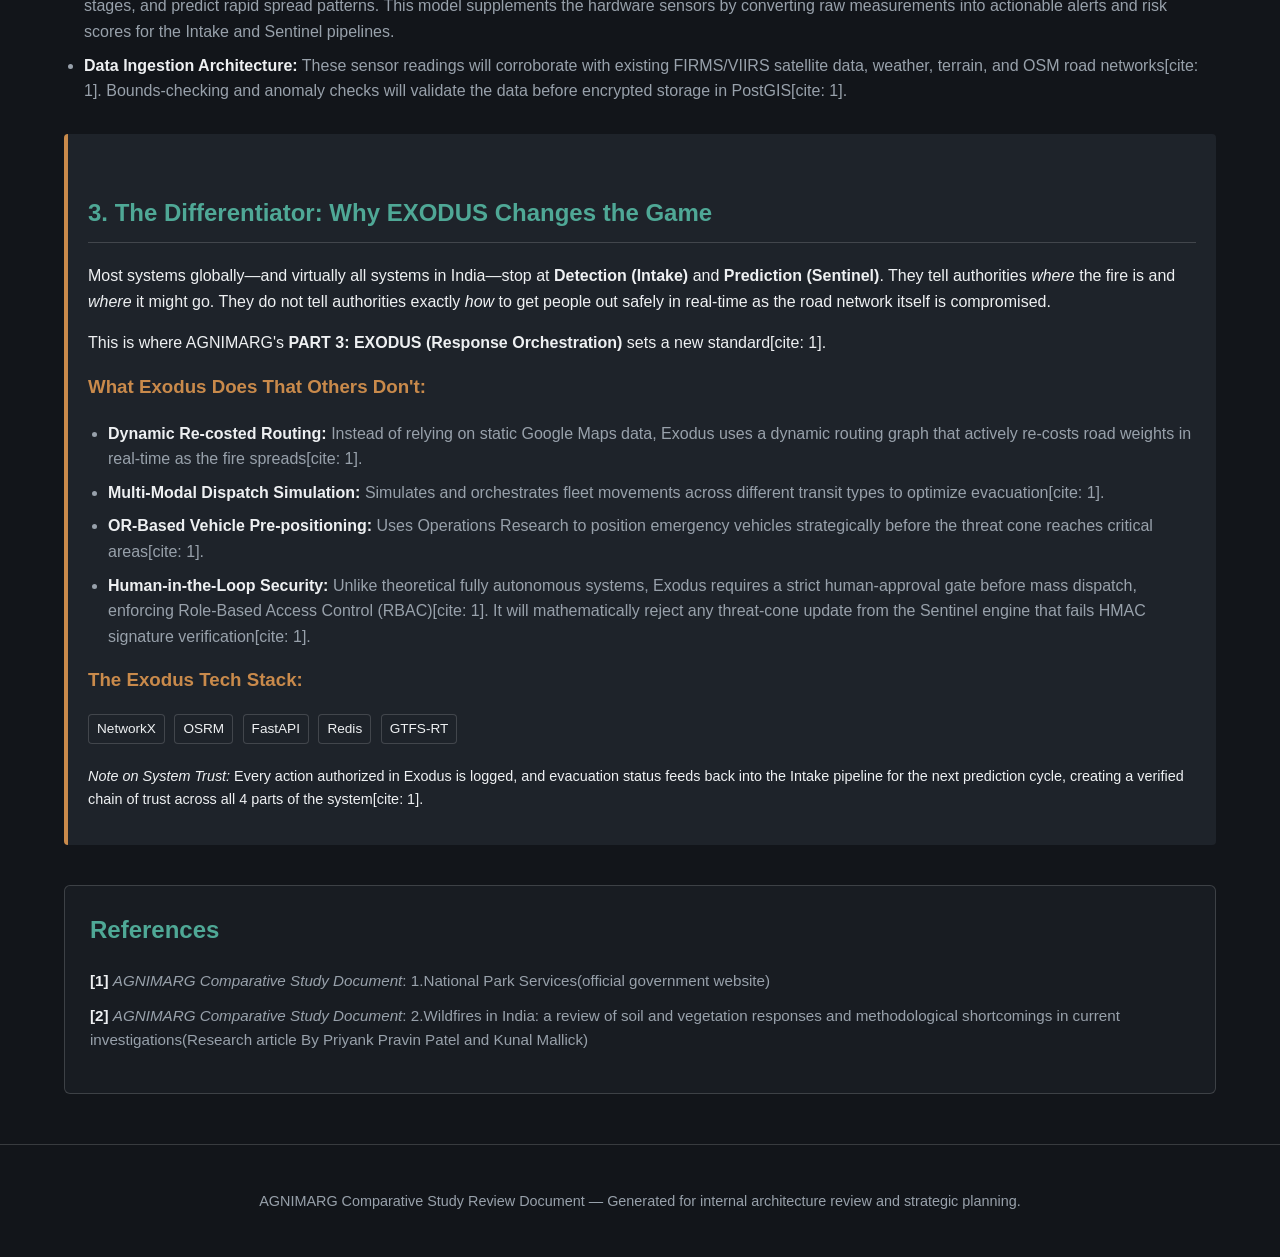
<file: comparativeStudy.html>
<!DOCTYPE html>
<html lang="en">
<head>
    <meta charset="UTF-8">
    <meta name="viewport" content="width=device-width, initial-scale=1.0">
    <title>AGNIMARG: Global vs. India Comparative Study</title>
    <style>
        :root {
            --primary: #c98a4b;
            --secondary: #4fa896;
            --bg-dark: #12151a;
            --panel: #181c22;
            --panel-hi: #1e232a;
            --text-main: #eef0f2;
            --text-muted: #98a1ab;
            --border: rgba(255, 255, 255, 0.16);
            --font-main: 'Segoe UI', Roboto, Helvetica, Arial, sans-serif;
        }

        body {
            background-color: var(--bg-dark);
            color: var(--text-main);
            font-family: var(--font-main);
            line-height: 1.6;
            margin: 0;
            padding: 0;
        }

        header {
            background-color: var(--panel);
            border-bottom: 1px solid var(--border);
            padding: 30px 5%;
            text-align: center;
        }

        header h1 {
            color: var(--primary);
            margin: 0;
            font-size: 2.2rem;
            letter-spacing: 1px;
        }

        header p {
            color: var(--text-muted);
            font-size: 1.1rem;
            margin-top: 10px;
        }

        .container {
            max-width: 1200px;
            margin: 40px auto;
            padding: 0 5%;
        }

        h2 {
            color: var(--secondary);
            border-bottom: 1px solid var(--border);
            padding-bottom: 10px;
            margin-top: 40px;
        }

        h3 {
            color: #fff;
            margin-top: 25px;
        }

        table {
            width: 100%;
            border-collapse: collapse;
            margin: 25px 0;
            background-color: var(--panel);
            border-radius: 6px;
            overflow: hidden;
        }

        th, td {
            padding: 15px;
            text-align: left;
            border-bottom: 1px solid var(--border);
        }

        th {
            background-color: var(--panel-hi);
            color: var(--primary);
            font-weight: 600;
            text-transform: uppercase;
            font-size: 0.9rem;
            letter-spacing: 0.05em;
        }

        td {
            color: var(--text-muted);
            vertical-align: top;
        }

        strong {
            color: var(--text-main);
        }

        .highlight-box {
            background-color: var(--panel-hi);
            border-left: 4px solid var(--primary);
            padding: 20px;
            margin: 30px 0;
            border-radius: 4px;
        }

        .highlight-box h3 {
            margin-top: 0;
            color: var(--primary);
        }

        ul {
            color: var(--text-muted);
            padding-left: 20px;
        }

        li {
            margin-bottom: 8px;
        }

        .tag {
            display: inline-block;
            background: var(--panel-hi);
            border: 1px solid var(--border);
            padding: 3px 8px;
            border-radius: 4px;
            font-size: 0.85rem;
            margin-right: 5px;
            margin-bottom: 5px;
            color: var(--text-main);
        }
        
        .references-section {
            background-color: var(--panel);
            padding: 25px;
            border-radius: 6px;
            margin-top: 40px;
            border: 1px solid var(--border);
        }

        .references-section h2 {
            margin-top: 0;
            border-bottom: none;
            padding-bottom: 0;
        }

        .references-section ul {
            list-style-type: none;
            padding-left: 0;
        }

        .references-section li {
            margin-bottom: 10px;
            color: var(--text-muted);
            font-size: 0.95rem;
        }

        footer {
            text-align: center;
            padding: 30px;
            border-top: 1px solid var(--border);
            color: var(--text-muted);
            margin-top: 50px;
            font-size: 0.9rem;
        }
    </style>
</head>
<body>

    <header>
        <h1>AGNIMARG Comparative Study</h1>
        <p>Global Wildfire Management Systems vs. Indian Context & The EXODUS Advantage</p>
    </header>

    <div class="container">
        
        <h2>1. Global vs. India: 6-Point Comparative Analysis</h2>
        
        <table>
            <thead>
                <tr>
                    <th>Review Point</th>
                    <th>Global Context (USA, Canada, Australia, EU)</th>
                    <th>Indian Context (Current State)</th>
                </tr>
            </thead>
            <tbody>
                <tr>
                    <td><strong>1. Countries & Adoption</strong></td>
                    <td>USA (California, Colorado), Canada, Australia, Spain, Greece, and Portugal have highly integrated, multi-layered early warning and response systems.</td>
                    <td>India relies heavily on national-level centralized monitoring, primarily for heavily forested states (Uttarakhand, Himachal, Odisha, Maharashtra). Localized real-time systems are largely absent.</td>
                </tr>
                <tr>
                    <td><strong>2. Handling Organizations & Companies</strong></td>
                    <td>
                        Private sector heavily involved: <strong>Pano AI</strong>, <strong>Dryad Networks</strong>, <strong>Technosylva</strong>, <strong>OroraTech</strong>. <br>
                        Public agencies: NASA (FIRMS), CAL FIRE, Copernicus (EU).
                    </td>
                    <td>
                        Almost exclusively handled by Government: <strong>Forest Survey of India (FSI)</strong>, <strong>ISRO (Bhuvan Geoportal)</strong>, and State Forest Departments. Private sector involvement in active firefighting tech is minimal.
                    </td>
                </tr>
                <tr>
                    <td><strong>3. Software Technologies</strong></td>
                    <td>
                        Cloud-native AI, Edge Computing, IoT Mesh networks (LoRaWAN). Advanced ML models (ConvLSTM, XGBoost) for spread modeling. Highly integrated GIS dashboards mapping active fires to utility grids.
                    </td>
                    <td>
                        WebGIS, automated Python scripts for SMS/Email alert dissemination. Heavily reliant on post-processing satellite data (FAST system). Lack of active spread nowcasting or real-time simulation logic.
                    </td>
                </tr>
                <tr>
                    <td><strong>4. Causes of Wildfires</strong></td>
                    <td>Lightning strikes, downed power lines/utility infrastructure, campfires, deliberate arson, exacerbated by severe climate-change-induced droughts and heavy fuel loads.</td>
                    <td>Mostly anthropogenic: Slash-and-burn agriculture (Jhum), burning of dry pine needles, clearing forest floors for Non-Timber Forest Product (NTFP) collection like Mahua flowers, and discarded cigarettes.</td>
                </tr>
                <tr>
                    <td><strong>5. Provided Solutions</strong></td>
                    <td>Ultra-early AI optical detection (within minutes), gas-sensor mesh networks for smoldering fires, dynamic threat-cone generation, and automated multi-channel emergency broadcasting.</td>
                    <td>
                        Delayed satellite thermal anomaly detection (MODIS/VIIRS). Alerts are sent to forest nodal officers via SMS/Email (often delayed by 30 mins to hours due to satellite orbit times). Manual ground beating of firelines.
                    </td>
                </tr>
                <tr>
                    <td><strong>6. Sensors & Hardware</strong></td>
                    <td>
                        <ul>
                            <li>360-degree 6MP dual-cameras with 30x optical zoom</li>
                            <li>Solar-powered LoRaWAN multi-gas sensors (CO, VOCs)</li>
                            <li>UAVs/Drones with FLIR (Thermal) cameras</li>
                            <li>Automated Weather Stations (AWS)</li>
                        </ul>
                    </td>
                    <td>
                        <ul>
                            <li>Over-reliance on spaceborne hardware: NASA Terra/Aqua and SNPP Satellites.</li>
                            <li>Ground hardware is mostly limited to Shadnagar Earth Station receivers.</li>
                            <li>Severe lack of localized IoT/Edge sensors in forests.</li>
                        </ul>
                    </td>
                </tr>
            </tbody>
        </table>

        <h2>2. Sensor and Hardware Implementation Strategy for AGNIMARG</h2>
        <p>Since AGNIMARG aims to bridge the massive hardware gap currently existing in India, the deployment of a localized sensor layer is critical to feed real-time data into <strong>Part 1: INTAKE</strong>.</p>
        
        <h3>Recommended Hardware Stack:</h3>
        <ul>
            <li><strong>Optical & Thermal AI Cameras:</strong> Tower-mounted cameras capable of 360-degree panning. Using edge-AI (like NVIDIA Jetson modules), these cameras can detect smoke plumes locally before sending data to the cloud, saving bandwidth.</li>
            <li><strong>IoT Gas & Microclimate Sensors:</strong> Solar-powered, tree-mounted sensors communicating via LoRaWAN mesh networks. These detect Hydrogen, Carbon Monoxide, and Volatile Organic Compounds (VOCs) during the smoldering phase (before visible flames or satellite thermal detection).</li>
            <li><strong>Machine Learning Model Layer:</strong> A local ML model will run on aggregated sensor inputs, camera imagery, and weather data to detect anomalies, classify fire stages, and predict rapid spread patterns. This model supplements the hardware sensors by converting raw measurements into actionable alerts and risk scores for the Intake and Sentinel pipelines.</li>
            <li><strong>Data Ingestion Architecture:</strong> These sensor readings will corroborate with existing FIRMS/VIIRS satellite data, weather, terrain, and OSM road networks[cite: 1]. Bounds-checking and anomaly checks will validate the data before encrypted storage in PostGIS[cite: 1].</li>
        </ul>

        <div class="highlight-box">
            <h2>3. The Differentiator: Why EXODUS Changes the Game</h2>
            <p>Most systems globally—and virtually all systems in India—stop at <strong>Detection (Intake)</strong> and <strong>Prediction (Sentinel)</strong>. They tell authorities <em>where</em> the fire is and <em>where</em> it might go. They do not tell authorities exactly <em>how</em> to get people out safely in real-time as the road network itself is compromised.</p>
            
            <p>This is where AGNIMARG's <strong>PART 3: EXODUS (Response Orchestration)</strong> sets a new standard[cite: 1].</p>
            
            <h3>What Exodus Does That Others Don't:</h3>
            <ul>
                <li><strong>Dynamic Re-costed Routing:</strong> Instead of relying on static Google Maps data, Exodus uses a dynamic routing graph that actively re-costs road weights in real-time as the fire spreads[cite: 1].</li>
                <li><strong>Multi-Modal Dispatch Simulation:</strong> Simulates and orchestrates fleet movements across different transit types to optimize evacuation[cite: 1].</li>
                <li><strong>OR-Based Vehicle Pre-positioning:</strong> Uses Operations Research to position emergency vehicles strategically before the threat cone reaches critical areas[cite: 1].</li>
                <li><strong>Human-in-the-Loop Security:</strong> Unlike theoretical fully autonomous systems, Exodus requires a strict human-approval gate before mass dispatch, enforcing Role-Based Access Control (RBAC)[cite: 1]. It will mathematically reject any threat-cone update from the Sentinel engine that fails HMAC signature verification[cite: 1].</li>
            </ul>

            <h3>The Exodus Tech Stack:</h3>
            <p>
                <span class="tag">NetworkX</span>
                <span class="tag">OSRM</span>
                <span class="tag">FastAPI</span>
                <span class="tag">Redis</span>
                <span class="tag">GTFS-RT</span>
            </p>
            <p style="font-size: 0.9rem; margin-top: 15px;"><em>Note on System Trust:</em> Every action authorized in Exodus is logged, and evacuation status feeds back into the Intake pipeline for the next prediction cycle, creating a verified chain of trust across all 4 parts of the system[cite: 1].</p>
        </div>

        <div class="references-section">
            <h2>References</h2>
            <ul>
                <li><strong>[1]</strong> <em>AGNIMARG Comparative Study Document</em>: 1.National Park Services(official government website)</li>
                <li><strong>[2]</strong> <em>AGNIMARG Comparative Study Document</em>: 2.Wildfires in India: a review of soil and vegetation responses and methodological shortcomings in current investigations(Research article By  Priyank Pravin Patel and Kunal Mallick)</li>
            </ul>
        </div>

    </div>

    <footer>
        <p>AGNIMARG Comparative Study Review Document — Generated for internal architecture review and strategic planning.</p>
    </footer>

</body>
</html>
</file>
